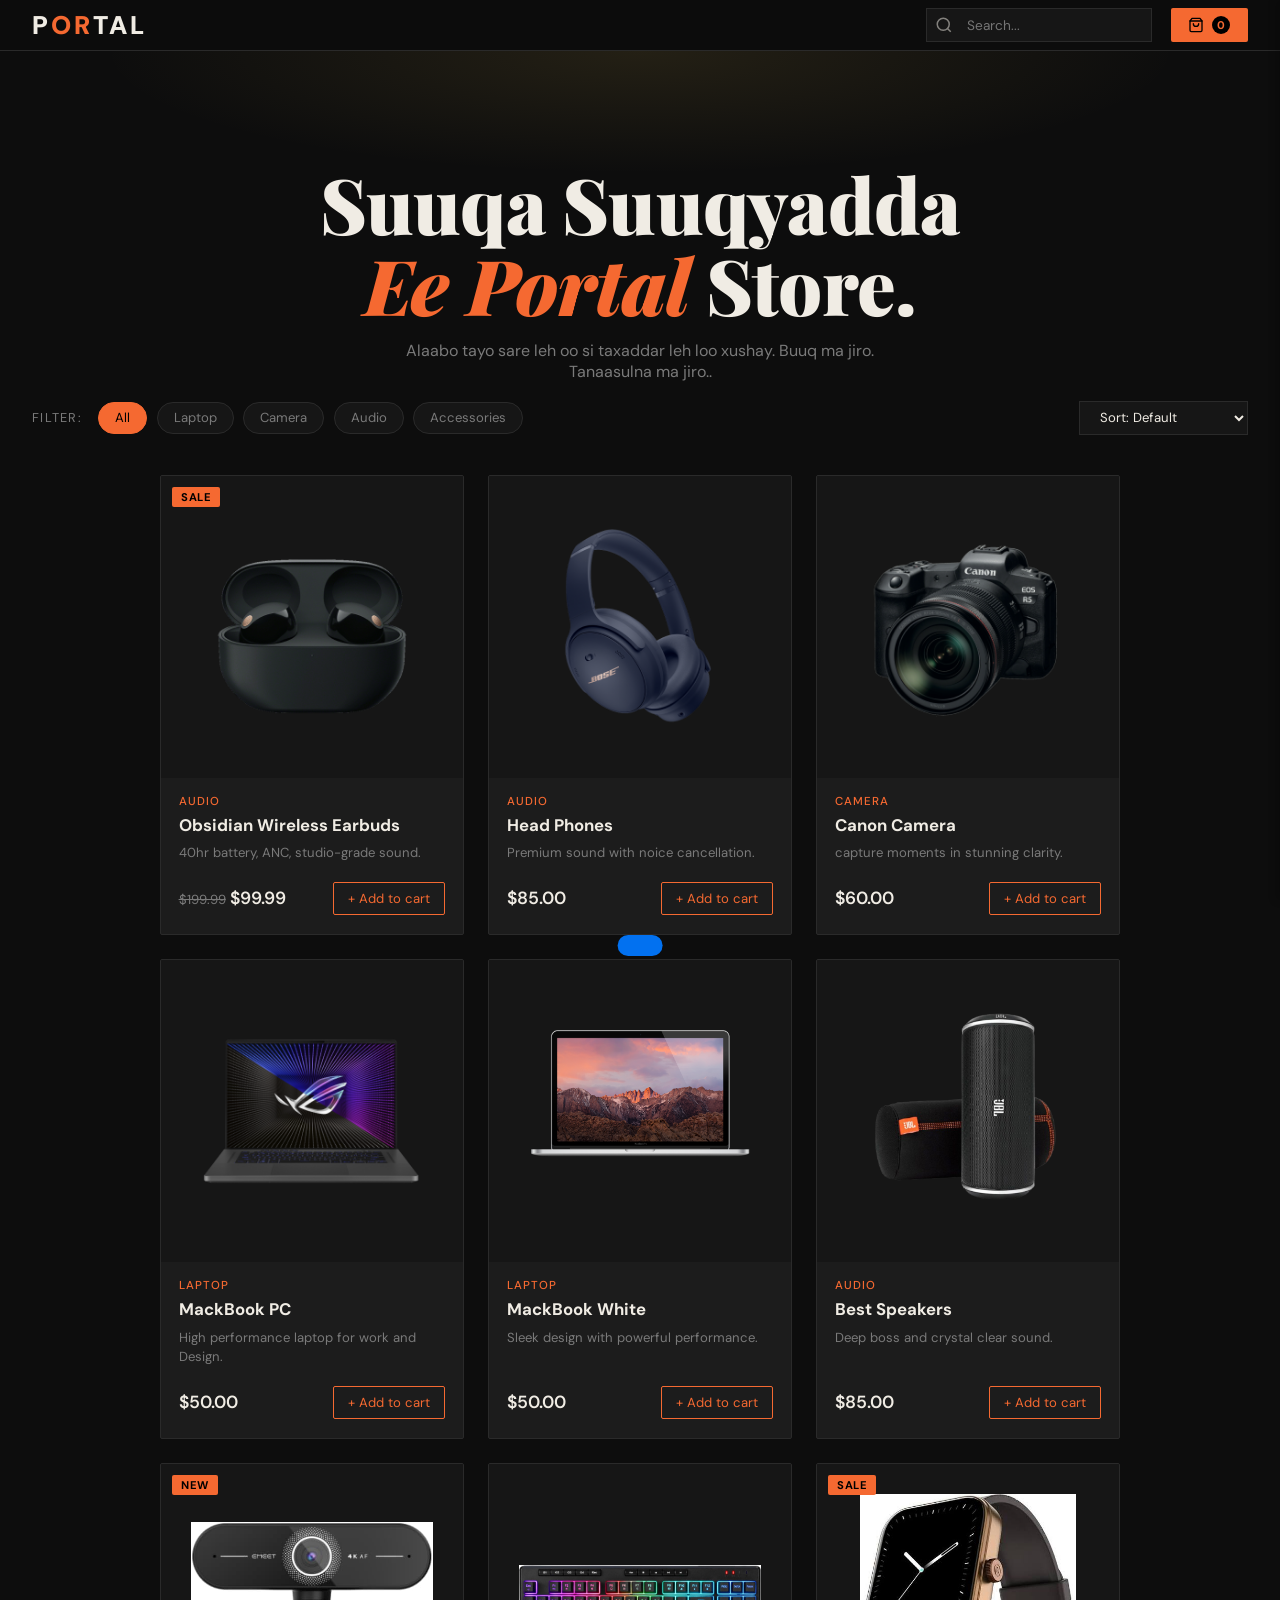
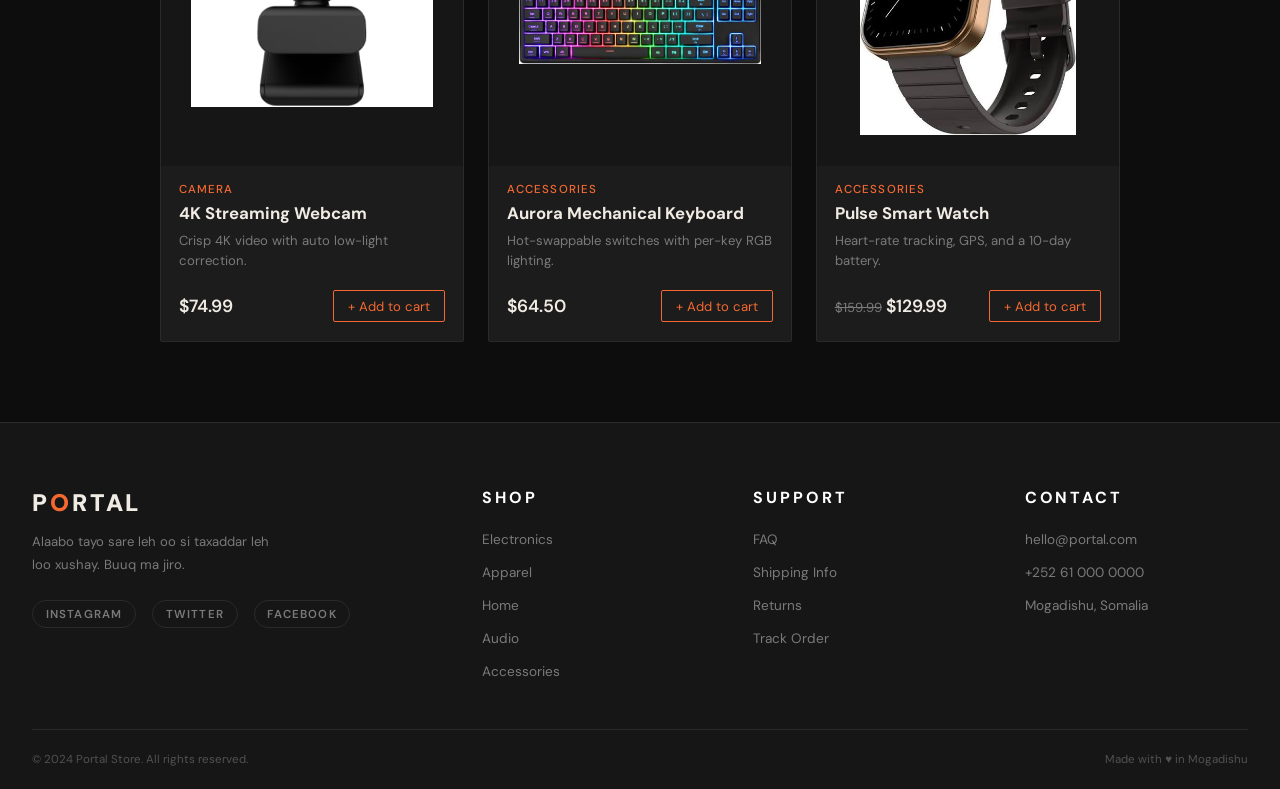
<file: index.html>
<!DOCTYPE html>
<html lang="en">

<head>
  <meta charset="UTF-8">
  <meta name="viewport" content="width=device-width, initial-scale=1.0">
  <title>Portal - Modern Store</title>
  <link rel="stylesheet" href="style.css">

  <!----------------------- font ----------------------------->
  <link href="https://fonts.googleapis.com/css2?family=Playfair+Display:wght@400;700;900&family=DM+Sans:wght@300;400;500&display=swap"
    rel="stylesheet">

</head>

<body>
  <!---------------------- navbar ----------------------------->
  <nav>
    <!-- logo -->
    <div class="logo">P<span>or</span>tal</div>
    <!-- nav right -->
    <div class="nav-right">
      <div class="search-wrap">
        <!-- search icon svg -->
        <svg width="18" height="18" fill="none" stroke="currentColor" stroke-width="2" viewBox="0 0 24 24">
          <circle cx="11" cy="11" r="8" />
          <path d="M21 21l-4.35-4.35" />
        </svg>
        <!-- search input -->
        <input type="text" placeholder="Search..." id="searchInput">
      </div>
      <!-- button -->
      <button class="cart-btn" onclick="OpenDrawer()">
        <!-- Cart icon SVG -->
        <svg width="16" height="16" fill="none" stroke="currentColor" stroke-width="2" viewBox="0 0 24 24"
          stroke-linecap="round" stroke-linejoin="round">
          <path d="M6 2L3 6v14a2 2 0 0 0 2 2h14a2 2 0 0 0 2-2V6l-3-4H6z" />
          <line x1="3" y1="6" x2="21" y2="6" />
          <path d="M16 10a4 4 0 0 1-8 0" />
        </svg>
        <!-- span -->
        <span class="cart-count">0</span>
      </button>
    </div>
  </nav>

  <!----------------------- HERO ------------------------------>
  <section class="hero">
    <h1>Suuqa Suuqyadda<br><em>Ee Portal</em> Store.</h1>
    <p>Alaabo tayo sare leh
      oo si taxaddar leh loo
      xushay. Buuq ma jiro.
      Tanaasulna ma jiro..
    </p>
  </section>

  <!-- data-cat="Electronics"
    This is a custom data attribute.
    HTML lets you store extra information using attributes that begin with data-
-->
  <!------------------------------ FILTERS --------------------------->
  <div class="filters">
    <span class="filter-label">Filter:</span>
    <!-- buttons -->
    <button class="filter-btn active" data-cat="all">All</button>
    <button class="filter-btn" data-cat="Laptop">Laptop</button>
    <button class="filter-btn" data-cat="Camera">Camera</button>
    <button class="filter-btn" data-cat="Audio">Audio</button>
    <button class="filter-btn" data-cat="Accessories">Accessories</button>
    <!-- dropdown prices -->
    <select class="sort-select" id="sortSelect">
      <option value="default">Sort: Default</option>
      <option value="asc">Price: Low > High</option>
      <option value="desc">Price: High > →Low</option>
      <option value="name">Name: A > Z</option>
    </select>
  </div>

  <!------------------------ PRODUCTS SECTION -------------------------->
  <section class="products-section">
    <div class="products-grid" id="productsGrid">
      <!-- Products will be dynamically inserted here -->

    </div>
  </section>

  <!------------------------------ toaster / messege ------------------------>
  <div class="toast" id="toast"></div>

  <!--------------------------- cart Overlay ------------------------>
  <div class="overlay" id="overlay" onclick="CloseDrawer()"></div>

  <!--------------------------- drawer ------------------------------>
  <div class="drawer" id="cartDrawer">
    <div class="drawer-header">
      <span class="drawer-title">Your Cart</span>
      <button class="close-btn" id="closeCart" onclick="CloseDrawer()">&times;</button>
    </div>
    <div class="cart-items" id="cartItems">
      cart item
    </div>

    <div class="drawer-footer">
      <div class="totals-row"><span>Subtotal</span><span id="subtotal">$0.00</span></div>
      <div class="totals-row"><span>Shipping</span><span id="shipping">Free</span></div>
      <div class="totals-row grand"><span>Total</span><span id="total">$0.00</span></div>
      <button class="checkout-btn" id="checkoutBtn" disabled>Proceed to Checkout</button>
    </div>
  </div>

  <!--------------------------- checkout overlay + modal ------------------------>
  <div class="overlay" id="checkoutOverlay"></div>

  <div class="checkout-modal" id="checkoutModal">
    <div class="checkout-header">
      <span class="drawer-title">Checkout</span>
      <button class="close-btn" id="closeCheckoutBtn">&times;</button>
    </div>

    <div class="checkout-body">

      <!-- STEP 1: payment form -->
      <div id="checkoutStepPay">

        <div class="checkout-summary" id="checkoutSummaryItems"></div>
        <div class="totals-row grand checkout-summary-total">
          <span>Total due</span><span id="checkoutSummaryTotal">$0.00</span>
        </div>

        <form id="checkoutForm">
          <h3 class="form-section-title">Shipping details</h3>
          <div class="form-row">
            <label>Full name
              <input type="text" id="fullName" required autocomplete="name" placeholder="Ahmed Abdirahman">
            </label>
          </div>
          <div class="form-row">
            <label>Email
              <input type="email" id="email" required autocomplete="email" placeholder="Ahmed@example.com">
            </label>
          </div>
          <div class="form-row">
            <label>Shipping address
              <input type="text" id="address" required autocomplete="street-address" placeholder="Suuqa Xoolaha Main St, Mogadishu">
            </label>
          </div>

          <h3 class="form-section-title">Payment details</h3>
          <div class="form-row">
            <label>Card number
              <input type="text" id="cardNumber" required inputmode="numeric" maxlength="19"
                placeholder="1234 5678 9012 3456" autocomplete="cc-number">
            </label>
          </div>
          <div class="form-row two-col">
            <label>Expiry
              <input type="text" id="cardExpiry" required maxlength="5" placeholder="MM/YY" autocomplete="cc-exp">
            </label>
            <label>CVV
              <input type="text" id="cardCvv" required inputmode="numeric" maxlength="4" placeholder="123"
                autocomplete="cc-csc">
            </label>
          </div>

          <button type="submit" class="checkout-btn" id="payNowBtn">Pay Now</button>
          <p class="checkout-disclaimer">This is a demo checkout — no real payment is processed.</p>
        </form>
      </div>

      <!-- STEP 2: success -->
      <div id="checkoutStepSuccess" class="hidden">
        <div class="success-icon">
          <svg width="56" height="56" fill="none" stroke="currentColor" stroke-width="2" viewBox="0 0 24 24"
            stroke-linecap="round" stroke-linejoin="round">
            <circle cx="12" cy="12" r="10" />
            <path d="M8 12l3 3 5-6" />
          </svg>
        </div>
        <h3 class="success-title">Order confirmed!</h3>
        <p class="success-text">Thanks for shopping with Portal. Your order number is</p>
        <p class="order-number" id="orderNumber">PT-000000</p>
        <button class="checkout-btn" id="continueShoppingBtn">Continue Shopping</button>
      </div>

    </div>
  </div>

  <!-- ================= FOOTER ================= -->
  <footer class="footer">
    <div class="footer-top">

      <!-- Brand -->
      <div class="footer-brand">
        <h2 class="footer-logo">
          P<span>O</span>RTAL
        </h2>

        <p class="footer-tagline">
          Alaabo tayo sare leh oo si taxaddar
          leh loo xushay. Buuq ma jiro.
        </p>

        <div class="footer-socials">
          <a href="#">Instagram</a>
          <a href="#">Twitter</a>
          <a href="#">Facebook</a>
        </div>
      </div>

      <!-- Shop -->
      <div class="footer-col">
        <h3 class="footer-col-title">Shop</h3>

        <ul class="footer-links">
          <li><a href="#">Electronics</a></li>
          <li><a href="#">Apparel</a></li>
          <li><a href="#">Home</a></li>
          <li><a href="#">Audio</a></li>
          <li><a href="#">Accessories</a></li>
        </ul>
      </div>

      <!-- Support -->
      <div class="footer-col">
        <h3 class="footer-col-title">Support</h3>

        <ul class="footer-links">
          <li><a href="#">FAQ</a></li>
          <li><a href="#">Shipping Info</a></li>
          <li><a href="#">Returns</a></li>
          <li><a href="#">Track Order</a></li>
        </ul>
      </div>

      <!-- Contact -->
      <div class="footer-col">
        <h3 class="footer-col-title">Contact</h3>

        <ul class="footer-links">
          <li><a href="mailto:hello@portal.com">hello@portal.com</a></li>
          <li><a href="tel:+252610000000">+252 61 000 0000</a></li>
          <li><a href="#">Mogadishu, Somalia</a></li>
        </ul>
      </div>

    </div>

    <!-- Bottom -->
    <div class="footer-bottom">
      <p class="footer-copy">
        © 2024 Portal Store. All rights reserved.
      </p>

      <p class="footer-copy">
        Made with ♥ in Mogadishu
      </p>
    </div>
  </footer>

  <script src="script.js"></script>
</body>

</html>
</file>
<file: style.css>
/*------------------ css varibales ----------------------------*/
:root {
  --bg: #0d0d0d;
  --surface: #161616;
  --card: #1c1c1c;
  --border: #2a2a2a;
  --accent: #f56931;
  --accent-light:  #fa6a31;
  --text: #f0ece4;
  --muted: #7a7a7a;
  --danger: #e05c5c;
  --success: #0271f0;
  --radius: 2px;
}

/*--------------------- reset browser style ----------------------*/
*,
*::before,
*::after {
  box-sizing: border-box;
  margin: 0;
  padding: 0;
}

body {
  font-family: 'DM Sans', 'Poppins', sans-serif;
  background: var(--bg);
  color: var(--text);
  min-height: 100vh;
  overflow-x: hidden;
}

/*------------------- nav bar ----------------------*/
nav {
  position: sticky;
  top: 0;
  z-index: 100;
  background: rgba(13, 13, 13, 0.92);
  border-bottom: 1px solid var(--border);
  display: flex;
  justify-content: space-between;
  align-items: center;
  padding: .5rem 2rem;
}

/* logo style text */
.logo {
  font-size: 1.6rem;
  font-weight: 900;
  letter-spacing: 0.12em;
  color: var(--text);
  text-transform: uppercase;
}

.logo span {
  color: var(--accent);
}

.nav-right {
  display: flex;
  align-items: center;
  gap: 1.2rem;
}

.search-wrap {
  position: relative;
  display: flex;
  align-items: center;
}

/* input search */
.search-wrap input {
  background: var(--surface);
  border: 1px solid var(--border);
  color: var(--text);
  padding: 0.45rem 1rem 0.45rem 2.5rem;
  outline: none;
  font-family: inherit;
  font-size: .85rem;
  transition: border-color 0.2s ease-in-out;
}

.search-wrap input:focus {
  border-color: var(--accent);
}

/* svg icon */
.search-wrap svg {
  position: absolute;
  left: 0.6rem;
  opacity: 0.5;
  pointer-events: none; /*disables all mouse and touch interactions.*/
}

/* cart button */
.cart-btn {
  background: var(--accent);
  color: #000;
  border: none;
  padding: 0.5rem 1.1rem;
  border-radius: var(--radius);
  font-family: inherit;
  font-weight: 500;
  font-size: 0.85rem;
  cursor: pointer;
  display: flex;
  align-items: center;
  gap: 0.5rem;
  transition: background 0.2s;
  position: relative;
}

/* count button */
.cart-btn:hover {
  background: var(--accent-light);
}

/* count 0  */
.cart-count {
  background: #000;
  color: var(--accent);
  border-radius: 50%;
  width: 18px;
  height: 18px;
  font-size: 0.7rem;
  font-weight: 700;
  display: flex;
  align-items: center;
  justify-content: center;
}

/* --------------------- hero ----------------------- */
.hero {
  height: 350px;
  position: relative;
  padding: 7rem 3rem 4rem;
  text-align: center;
  overflow: hidden;
}

.hero::before {
  content: " ";
  position: absolute;
  inset: 0;
  background: radial-gradient(ellipse 60% 50% at 50% 0%, rgba(201, 168, 76, 0.12) 0%, transparent 70%);
}

.hero h1 {
  font-family: 'Playfair Display', serif;
  font-size: clamp(2.4rem, 6vw, 5rem);
  font-weight: 900;
  line-height: 1.05;
  letter-spacing: -0.01em;
  margin-bottom: 1rem;
}

.hero h1 em {
  color: var(--accent);
  font-style: italic;
}

.hero p {
  color: var(--muted);
  font-size: 1rem;
  max-width: 480px;
  margin: 0 auto 2rem;
}

/* -------------- filter buttons ---------------- */
.filters {
  display: flex;
  align-items: center;
  gap: 0.6rem;
  padding: 0 2rem 1.5rem;
  flex-wrap: wrap;
}

.filter-label {
  color: var(--muted);
  font-size: 0.8rem;
  margin-right: 0.4rem;
  text-transform: uppercase;
  letter-spacing: 0.08rem;
}

.filter-btn {
  background: var(--surface);
  border: 1px solid var(--border);
  color: var(--muted);
  padding: 0.4rem 1rem;
  border-radius: 999px;
  font-family: inherit;
  font-size: 0.82rem;
  cursor: pointer;
  transition: all 0.2s;
}

.filter-btn:hover,
.filter-btn.active {
  background: var(--accent);
  color: #000;
  border-color: var(--accent);
}

/* PRICE SORT DROPDOWN*/
.sort-select {
  margin-left: auto;
  background: var(--surface);
  border: 1px solid var(--border);
  color: var(--text);
  padding: 0.4rem 1rem;
  font-family: inherit;
  font-size: 0.82rem;
  cursor: pointer;
  outline: none;
}

.products-section {
  padding: 0 2rem 4rem;
}

.products-grid {
  display: grid;
  padding: 1rem 8rem;
  grid-template-columns: repeat(auto-fill, minmax(280px, 1fr));
  gap: 1.5rem;
}

/*------------------------- card ---------------------------*/
.card {
  background: var(--card);
  border: 1px solid var(--border);
  border-radius: var(--radius);
  overflow: hidden;
  display: flex;
  flex-direction: column;
  transition: transform 0.25s, border-color 0.25s;
  animation: fadeUp 0.6s ease both;
}

.card:hover {
  transform: translateY(-8px);
  border-color: var(--accent);
}

@keyframes fadeUp {
  from {
    opacity: 0;
    transform: translateY(20px);
  }

  to {
    opacity: 1;
    transform: translateY(0);
  }
}

.card-img {
  width: 100%;
  aspect-ratio: 1 / 1;
  position: relative;
  display: flex;
  align-items: center;
  justify-content: center;
  background: var(--surface);
  overflow: hidden;
}

.card-img img {
  max-width: 80%;
  max-height: 80%;
}

.badge {
  position: absolute;
  top: 0.7rem;
  left: 0.7rem;
  background: var(--accent);
  color: #000;
  font-size: 0.7rem;
  font-weight: 700;
  letter-spacing: 0.06em;
  text-transform: uppercase;
  padding: 0.2rem 0.55rem;
  border-radius: 2px;
}

.card-body {
  padding: 1rem 1.1rem 1.2rem;
  flex: 1;
  display: flex;
  flex-direction: column;
  gap: 0.4rem;
}

.card-cat {
  font-size: 0.72rem;
  text-transform: uppercase;
  letter-spacing: 0.1em;
  color: var(--accent);
  font-weight: 500;
}

.card-name {
  font-size: 1.05rem;
  font-weight: 700;
  line-height: 1.3;
}

.card-desc {
  font-size: 0.82rem;
  color: var(--muted);
  line-height: 1.5;
  flex: 1;
}

.card-footer {
  display: flex;
  align-items: center;
  justify-content: space-between;
  margin-top: 0.8rem;
}

.card-price {
  font-size: 1.1rem;
  font-weight: 600;
  color: var(--text);
}

.card-price .old {
  text-decoration: line-through;
  color: var(--muted);
  font-size: 0.82rem;
  font-weight: 400;
  margin-right: 0.3rem;
}

.add-btn {
  background: transparent;
  border: 1px solid var(--accent);
  color: var(--accent);
  padding: 0.42rem 0.9rem;
  border-radius: var(--radius);
  font-family: inherit;
  font-size: 0.82rem;
  cursor: pointer;
  transition: all 0.2s;
}

.add-btn:hover {
  background: var(--accent);
  color: #000;
}

/*-------------------------- Overlay ----------------------------*/
.overlay {
  position: fixed;
  inset: 0;
  background: rgba(0, 0, 0, 0.5);
  z-index: 200;
  pointer-events: none;
  transition: opacity 0.3s;
  opacity: 0;
}

.overlay.open {
  opacity: 1;
  pointer-events: all;
}

/*---------------------------- drawer -------------------------------*/
.drawer {
  position: fixed;
  top: 0;
  right: 0;
  width: min(350px, 100vw);
  height: 100%;
  background: var(--surface);
  box-shadow: -4px 0 8px rgba(0, 0, 0, 0.2);
  border-left: 1px solid var(--border);
  z-index: 201;
  display: flex;
  flex-direction: column;
  transform: translateX(100%);
  transition: transform 0.35s cubic-bezier(0.4, 0, 0.2, 1);
}

.drawer.open {
  transform: translateX(0);
}

.drawer-header {
  display: flex;
  align-items: center;
  justify-content: space-between;
  padding: 1.2rem 1.5rem;
  border-bottom: 1px solid var(--border);
}

.drawer-title {
  font-size: 1.2rem;
  font-weight: 700;
}

.close-btn {
  background: none;
  border: 1px solid var(--border);
  color: var(--text);
  width: 32px;
  height: 32px;
  border-radius: 50%;
  cursor: pointer;
  display: flex;
  align-items: center;
  justify-content: center;
  transition: border-color 0.2s;
}

.close-btn:hover {
  border-color: var(--accent);
  color: var(--accent);
}

.cart-items {
  flex: 1;
  overflow-y: auto;
  padding: 1rem 1.5rem;
  display: flex;
  flex-direction: column;
  gap: 1rem;
}

.cart-item {
  display: flex;
  align-items: center;
  gap: 1rem;
  padding: 0.9rem;
  background: var(--card);
  border: 1px solid var(--border);
  border-radius: var(--radius);
  animation: fadeUp 0.3s ease;
}

.cart-item-icon {
  font-size: 2rem;
  width: 48px;
  height: 48px;
  display: flex;
  align-items: center;
  justify-content: center;
  background: var(--surface);
  border-radius: 2px;
  flex-shrink: 0;
  overflow: hidden;
}

.cart-item-info {
  flex: 1;
}

.cart-item-name {
  font-size: 0.88rem;
  font-weight: 500;
  margin-bottom: 0.2rem;
}

.cart-item-price {
  font-size: 0.82rem;
  color: var(--accent);
}

.qty-controls {
  display: flex;
  align-items: center;
  gap: 0.5rem;
}

.qty-btn {
  background: var(--surface);
  border: 1px solid var(--border);
  color: var(--text);
  width: 26px;
  height: 26px;
  border-radius: 2px;
  cursor: pointer;
  font-size: 1rem;
  display: flex;
  align-items: center;
  justify-content: center;
  transition: border-color 0.2s;
}

.qty-btn:hover {
  border-color: var(--accent);
  color: var(--accent);
}

.qty-num {
  font-size: 0.85rem;
  min-width: 20px;
  text-align: center;
}

.remove-btn {
  background: none;
  border: none;
  color: var(--muted);
  cursor: pointer;
  font-size: 1.1rem;
  padding: 0.2rem;
  transition: color 0.2s;
  line-height: 1;
}

.remove-btn:hover {
  color: var(--danger);
}

.cart-empty {
  text-align: center;
  padding: 3rem 1rem;
  color: var(--muted);
}

.cart-empty svg {
  opacity: 0.3;
  margin-bottom: 1rem;
}

.drawer-footer {
  border-top: 1px solid var(--border);
  padding: 1.2rem 1.5rem;
  display: flex;
  flex-direction: column;
  gap: 0.8rem;
}

.totals-row {
  display: flex;
  justify-content: space-between;
  font-size: 0.88rem;
  color: var(--muted);
}

.totals-row.grand {
  font-size: 1rem;
  font-weight: 600;
  color: var(--text);
}

.checkout-btn {
  background: var(--accent);
  color: #000;
  border: none;
  padding: 0.85rem;
  border-radius: var(--radius);
  font-size: 1rem;
  font-weight: 700;
  letter-spacing: 0.05em;
  cursor: pointer;
  width: 100%;
  transition: background 0.2s;
}

.checkout-btn:hover:not(:disabled) {
  background: var(--accent-light);
}

.checkout-btn:disabled {
  opacity: 0.4;
  cursor: not-allowed;
}

/*----------------------------- FOOTER ------------------------------*/
.footer {
  background: var(--surface);
  border-top: 1px solid var(--border);
  padding: 4rem 2rem 0;
}

.footer-top {
  display: grid;
  grid-template-columns: 1.8fr 1fr 1fr 1fr;
  gap: 3rem;
  padding-bottom: 3rem;
  border-bottom: 1px solid var(--border);
}

.footer-logo {
  font-size: 1.5rem;
  font-weight: 900;
  letter-spacing: 0.12em;
  text-transform: uppercase;
  color: var(--text);
  margin-bottom: 0.8rem;
}

.footer-logo span {
  color: var(--accent);
}

.footer-tagline {
  font-size: 0.82rem;
  color: var(--muted);
  line-height: 1.7;
  max-width: 240px;
  margin-bottom: 1.5rem;
}

.footer-socials {
  display: flex;
  gap: 1rem;
}

.footer-socials a {
  font-size: 0.72rem;
  font-weight: 600;
  letter-spacing: 0.1em;
  text-transform: uppercase;
  color: var(--muted);
  text-decoration: none;
  border: 1px solid var(--border);
  padding: 0.35rem 0.8rem;
  border-radius: 999px;
  transition: all 0.2s;
}

.footer-socials a:hover {
  border-color: var(--accent);
  color: var(--accent);
}

.footer-col-title {
  font-size: 1rem;
  font-weight: 700;
  letter-spacing: 0.18em;
  text-transform: uppercase;
  color: #fff;
  margin-bottom: 1.2rem;
}

.footer-links {
  list-style: none;
  display: flex;
  flex-direction: column;
  gap: 0.75rem;
}

.footer-links a {
  font-size: 0.85rem;
  color: var(--muted);
  text-decoration: none;
  transition: color 0.2s;
}

.footer-links a:hover {
  color: var(--accent);
}

.footer-bottom {
  display: flex;
  align-items: center;
  justify-content: space-between;
  padding: 1.4rem 0;
}

.footer-copy {
  font-size: 0.72rem;
  color: var(--muted);
  opacity: 0.6;
}

/*--------------------------- FOOTER RESPONSIVE -------------------------*/
@media (max-width: 600px) {
  .footer-top {
    grid-template-columns: 1fr 1fr;
    gap: 2rem;
  }

  .footer-brand {
    grid-column: 1 / -1;
  }

  .footer-bottom {
    flex-direction: column;
    gap: 0.5rem;
    text-align: center;
  }
}

/* RESPONSIVE */
@media (max-width: 600px) {
  nav {
    padding: 0 1rem;
  }

  .search-wrap input {
    width: 140px;
  }

  .hero {
    padding: 3rem 1rem 2rem;
  }

  .filters {
    padding: 0 1rem 1rem;
  }

  .products-section {
    padding: 0 1rem 3rem;
  }

  .products-grid {
    grid-template-columns: 1fr 1fr;
    gap: 1rem;
    padding: 1rem;
  }
}

/* ------------ EMPTY STATE if there no products ----------------------*/
.empty {
  text-align: center;
  padding: 4rem 2rem;
  color: var(--muted);
  grid-column: 1 / -1;
}

.empty svg {
  opacity: 0.3;
  margin-bottom: 1rem;
}

/*=========================== CHECKOUT MODAL =============================*/
#checkoutOverlay {
  z-index: 400; /* sits above the cart drawer's own overlay */
}

.checkout-modal {
  position: fixed;
  top: 50%;
  left: 50%;
  transform: translate(-50%, -48%) scale(0.97);
  width: min(460px, 92vw);
  max-height: 88vh;
  display: flex;
  flex-direction: column;
  background: var(--surface);
  border: 1px solid var(--border);
  border-radius: 6px;
  box-shadow: 0 20px 60px rgba(0, 0, 0, 0.5);
  z-index: 401;
  opacity: 0;
  pointer-events: none;
  transition: opacity 0.25s ease, transform 0.25s cubic-bezier(0.4, 0, 0.2, 1);
}

.checkout-modal.open {
  opacity: 1;
  pointer-events: all;
  transform: translate(-50%, -50%) scale(1);
}

.checkout-header {
  display: flex;
  align-items: center;
  justify-content: space-between;
  padding: 1.2rem 1.5rem;
  border-bottom: 1px solid var(--border);
  flex-shrink: 0;
}

.checkout-body {
  padding: 1.4rem 1.5rem 1.8rem;
  overflow-y: auto;
}

.checkout-summary {
  display: flex;
  flex-direction: column;
  gap: 0.5rem;
  padding-bottom: 0.8rem;
  margin-bottom: 0.8rem;
  border-bottom: 1px solid var(--border);
}

.summary-row {
  display: flex;
  justify-content: space-between;
  font-size: 0.85rem;
  color: var(--muted);
}

.checkout-summary-total {
  margin-bottom: 1.4rem;
}

.form-section-title {
  font-size: 0.78rem;
  text-transform: uppercase;
  letter-spacing: 0.1em;
  color: var(--accent);
  margin: 1.2rem 0 0.7rem;
}

.form-section-title:first-of-type {
  margin-top: 0;
}

.form-row {
  margin-bottom: 0.9rem;
}

.form-row.two-col {
  display: grid;
  grid-template-columns: 1fr 1fr;
  gap: 0.8rem;
}

.form-row label {
  display: flex;
  flex-direction: column;
  gap: 0.4rem;
  font-size: 0.8rem;
  color: var(--muted);
}

.form-row input {
  background: var(--card);
  border: 1px solid var(--border);
  color: var(--text);
  padding: 0.6rem 0.8rem;
  border-radius: var(--radius);
  font-family: inherit;
  font-size: 0.88rem;
  outline: none;
  transition: border-color 0.2s;
}

.form-row input:focus {
  border-color: var(--accent);
}

.checkout-disclaimer {
  margin-top: 0.8rem;
  font-size: 0.72rem;
  color: var(--muted);
  text-align: center;
}

.hidden {
  display: none !important;
}

.success-icon {
  color: var(--accent);
  display: flex;
  justify-content: center;
  margin-bottom: 1rem;
}

.success-title {
  text-align: center;
  font-size: 1.3rem;
  font-weight: 700;
  margin-bottom: 0.5rem;
}

.success-text {
  text-align: center;
  color: var(--muted);
  font-size: 0.88rem;
  margin-bottom: 0.3rem;
}

.order-number {
  text-align: center;
  font-size: 1.1rem;
  font-weight: 700;
  color: var(--accent);
  letter-spacing: 0.05em;
  margin-bottom: 1.6rem;
}

@media (max-width: 600px) {
  .checkout-modal {
    width: 94vw;
    max-height: 92vh;
  }

  .form-row.two-col {
    grid-template-columns: 1fr;
  }
}

/*--------------- TOAST ---------------------*/
.toast {
  position: fixed;
  bottom: 1.5rem;
  left: 50%;
  transform: translateX(-50%) translateY(80px);
  background: var(--success);
  color: #fff;
  padding: 0.65rem 1.4rem;
  border-radius: 999px;
  font-size: 0.85rem;
  font-weight: 500;
  z-index: 300;
  transition: transform 0.3s cubic-bezier(0.34, 1.56, 0.64, 1);
  pointer-events: none;
  white-space: nowrap;
}

.toast.show {
  transform: translateX(-50%) translateY(0);
}
</file>
